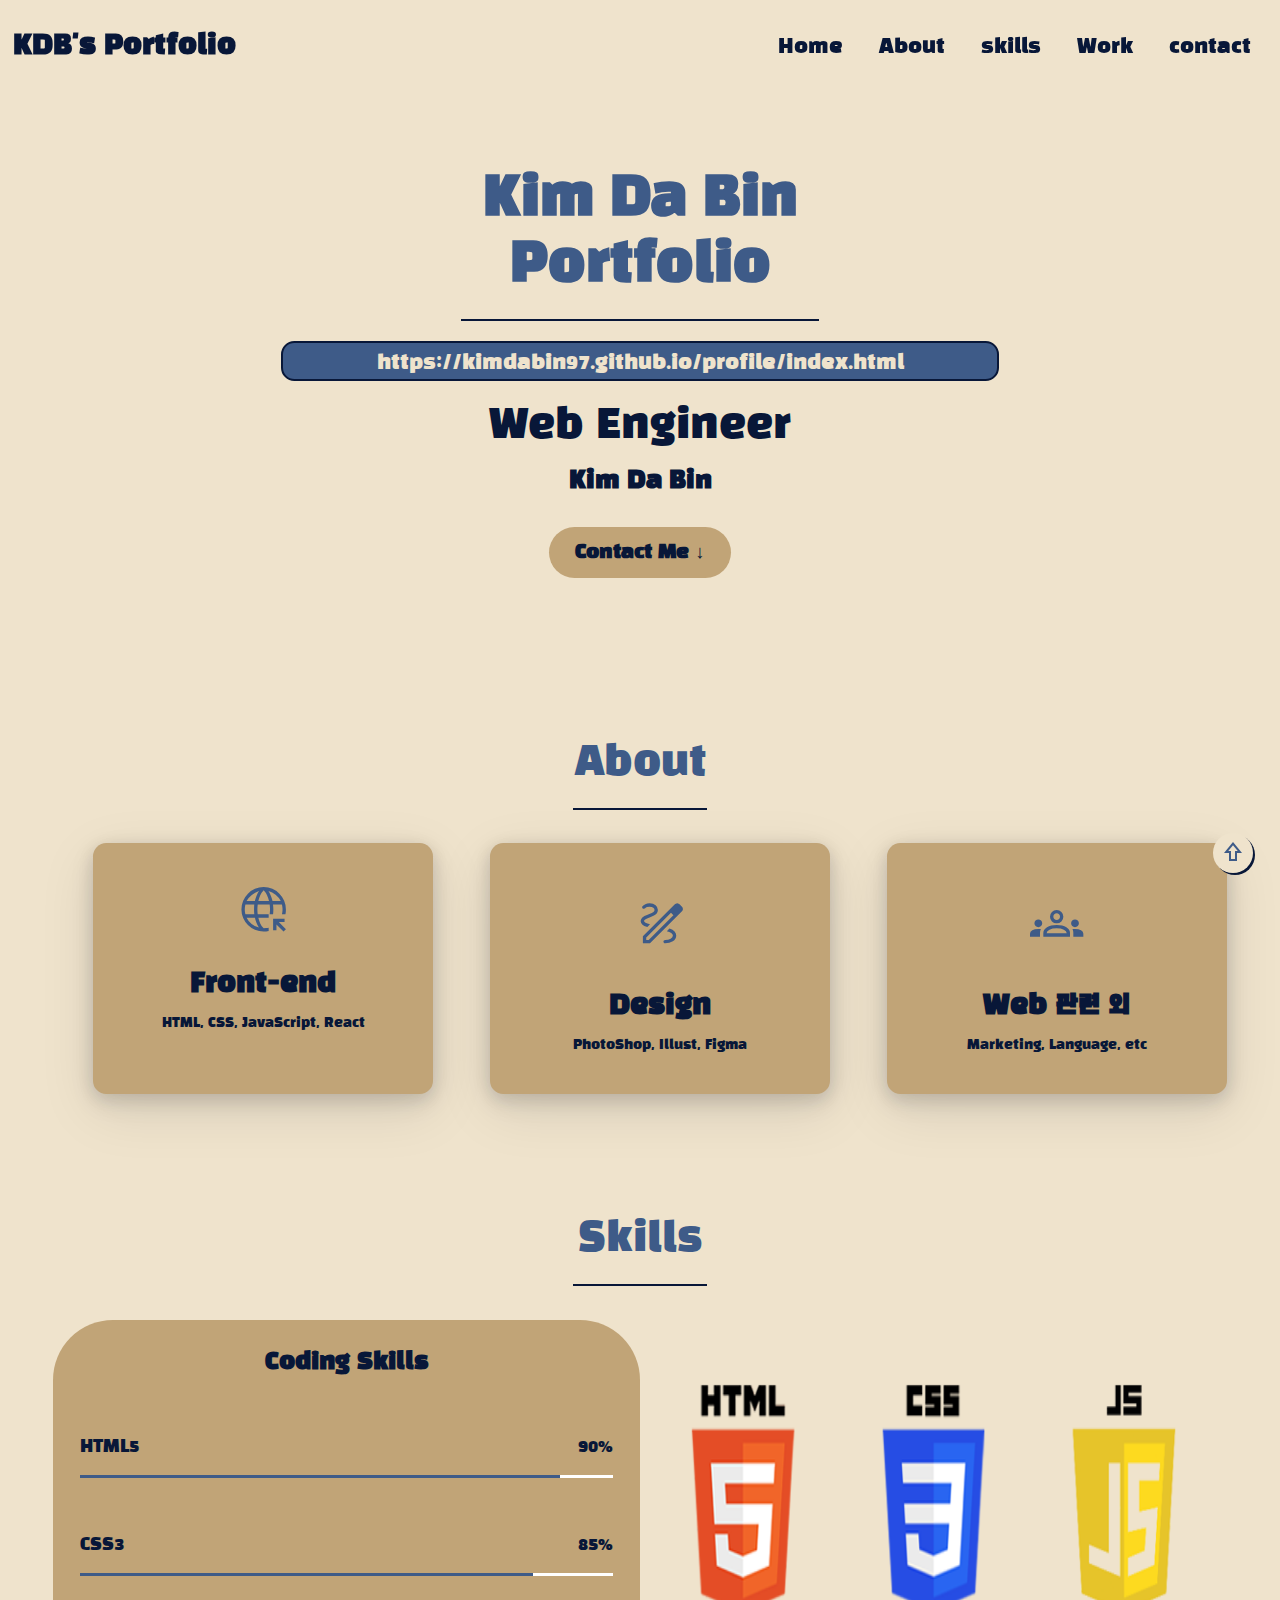
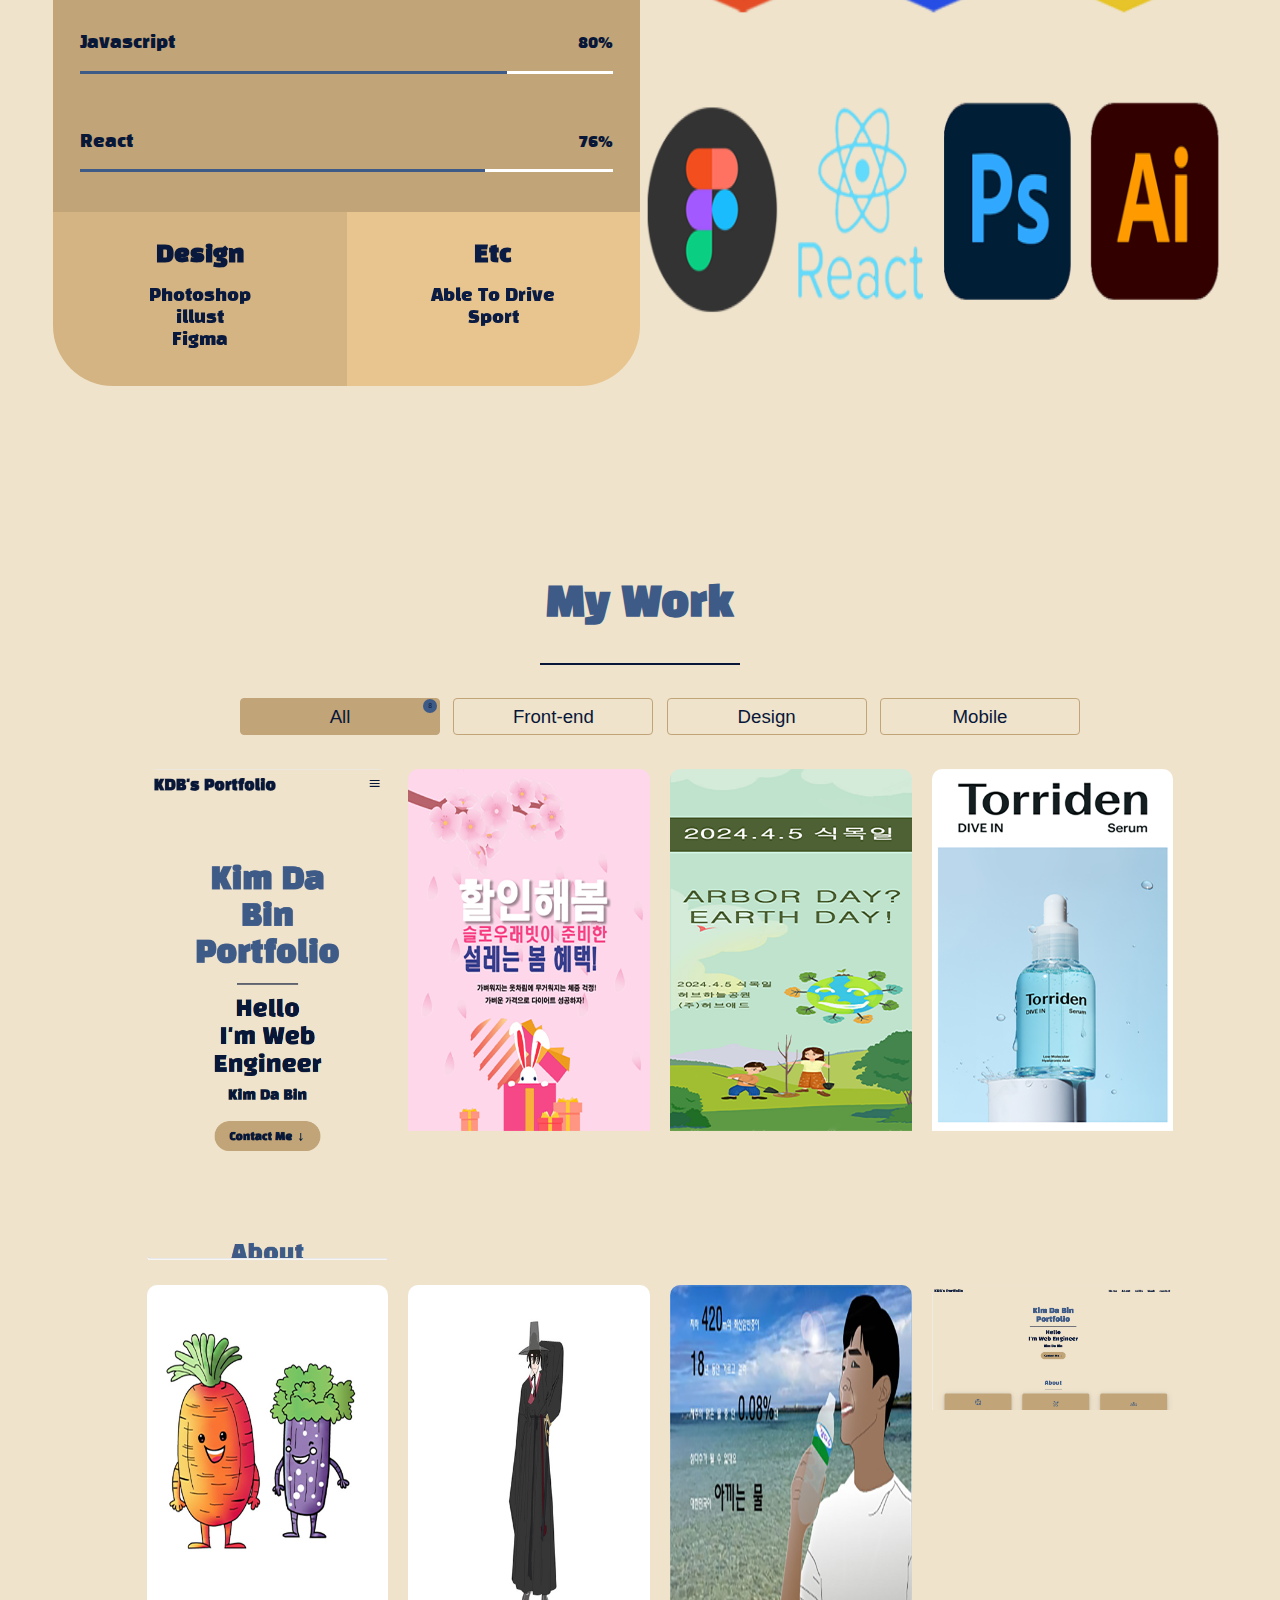
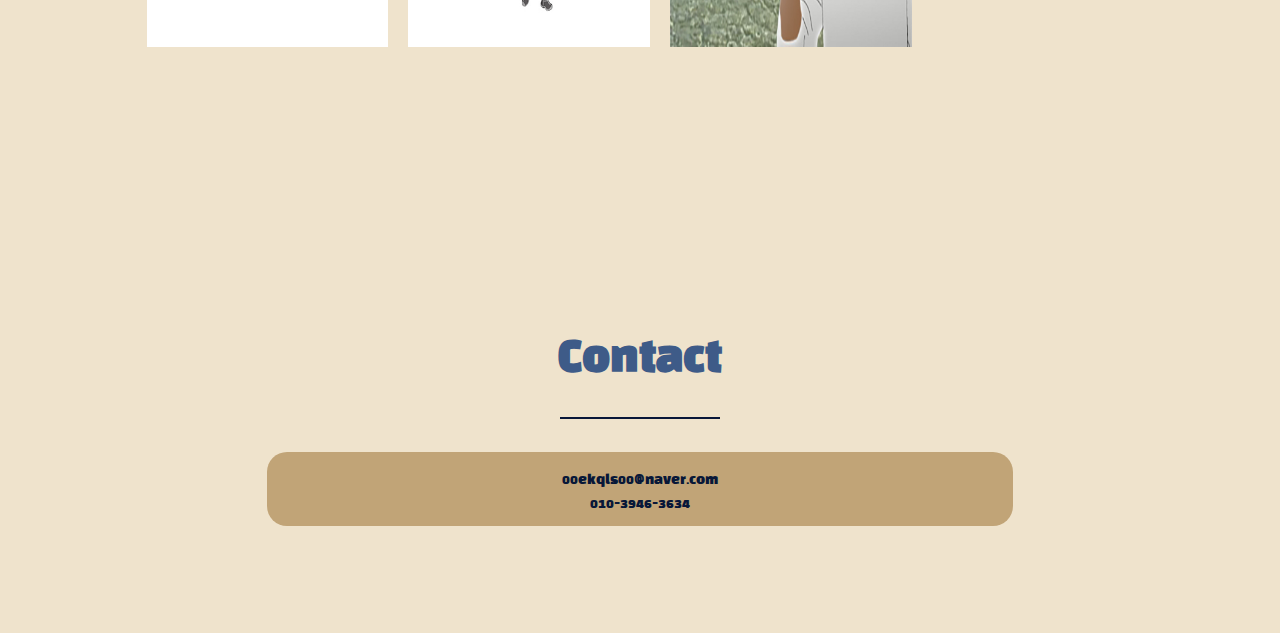
<file: index.html>
<!DOCTYPE html>
<html lang="ko">
<head>
    <meta charset="UTF-8">
    <meta name="viewport" content="width=device-width, initial-scale=1.0">
    <link href="./css/header.css" type="text/css" rel="stylesheet">
    <link href="./css/home.css" type="text/css" rel="stylesheet">
    <link href="./css/common.css" type=text/css rel="stylesheet">
    <link href="./css/about.css" type="text/css" rel="stylesheet">
    <link href="./css/skill.css" type="text/css" rel="stylesheet">
    <link href="./css/work.css" type="text/css" rel="stylesheet">
    <link href="./css/top.css" type="text/css" rel="stylesheet">
    <link href="./css/footer.css" type="text/css" rel="stylesheet">
    <link href="./css/media.css" type="text/css" rel="stylesheet">

    <title>Document</title>

    <script type="module" src="./js/top.js" defer> </script>
    <script type="module" src="./js/hamburger.js" defer> </script>
    <script type="module" src="./js/main.js" defer> </script>


    <link rel="preconnect" href="https://fonts.googleapis.com">
<link rel="preconnect" href="https://fonts.gstatic.com" crossorigin>
<link href="https://fonts.googleapis.com/css2?family=Black+Han+Sans&display=swap" rel="stylesheet">
<link rel="stylesheet" href="https://fonts.googleapis.com/css2?family=Material+Symbols+Outlined:opsz,wght,FILL,GRAD@20..48,100..700,0..1,-50..200" />
<link rel="stylesheet" href="https://fonts.googleapis.com/css2?family=Material+Symbols+Outlined:opsz,wght,FILL,GRAD@24,400,0,0" />
<link rel="stylesheet" href="https://fonts.googleapis.com/css2?family=Material+Symbols+Outlined:opsz,wght,FILL,GRAD@20..48,100..700,0..1,-50..200" />





</head>
<body>
    
    <!-- Header 시작 -->
    <header class="header">
       
        <div class="header_title"> KDB's Portfolio </div>
        <ul class="header_menu">
            <li><a class="header_menu_item active" href="#home"> Home </a></li>
            <li><a class="header_menu_item" href="#about"> About </a></li>
            <li><a class="header_menu_item" href="#skills"> skills </a></li>
            <li><a class="header_menu_item" href="#work"> Work </a></li>
            <li><a class="header_menu_item" href="#contact"> contact </a></li>
        </ul>

        <div class="hamburger">
            <span class="material-symbols-outlined">
                menu
            </span>
        </div>
    </header>
    

    <!-- Main 시작 -->

        
        <!-- Home 시작 -->
        <section id="home" class="background_wrap section_style">
                <div class="main_text">
                    <div class="main_text_01"> Kim Da Bin <br> Portfolio </div>

                    <hr class="line_01">

                    <div class="main_text_02">
                        
                            <a href="https://kimdabin97.github.io/profile/index.html" target="_self">
                                <div class="git_link"> https://kimdabin97.github.io/profile/index.html </div>
                            </a>
                        
                        Web Engineer<br>
                        <strong class="main_text_st"> Kim Da Bin </strong>
                    </div>

                    <div class="main_text_03">
                        <a href="#contact"> Contact Me ↓ </a>
                    </div>
                </div>
        </section>

        <!-- About 시작 -->
        <section id="about" class="section_style">
            <div class="about_title01"> About </div>
                <hr class="about_line line">
            <ul class="about_content">
                <li class="about_box">
                    <div class="about_icon">
                        <span class="material-symbols-outlined">
                            captive_portal
                        </span>
                    </div>

                    <p class="about_title">
                        Front-end
                    </p>

                    <p class="about_text">
                        HTML, CSS, JavaScript, React
                    </p>
                </li>

                <li class="about_box">
                    <div class="about_icon">
                        <span class="material-symbols-outlined about_icon">
                            draw
                            </span>
                    </div>
                    <p class="about_title">
                        Design
                    </p>
                    <p class="about_text">
                        PhotoShop, Illust, Figma
                    </p>
                </li>

                <li class="about_box">
                    <div class="about_icon">
                        <span class="material-symbols-outlined about_icon">
                            groups
                            </span>
                    </div>
                    <p class="about_title">
                        Web 관련 외
                    </p>
                    <p class="about_text">
                        Marketing, Language, etc
                    </p>
                </li>
            </ul>
            
        </section>

        <!-- Skill 시작 -->
        <section id="skills" class="section_style">
            <div class="skills_title"> Skills </div>
            <hr class="skills_line line">
            <div class="content_all">
                <div class="skill_content">
                    <section class="skill_coding">
                        <h3 class="skill_title">
                            Coding Skills
                        </h3>
                        <ul class="skill_top">
                            <li class="skill_bar">
                                <div class="bar_text">
                                    <span> HTML5 </span>
                                    <span> 90% </span>
                                </div>
                                <div class="bar_bg">
                                    <div class="bar_value" style="width: 90%"> &nbsp; </div>
                                </div>  
                            </li>
                            <li class="skill_bar">
                                <div class="bar_text">
                                    <span> CSS3 </span>
                                    <span> 85% </span>
                                </div>
                                <div class="bar_bg">
                                    <div class="bar_value" style="width:85%"> &nbsp; </div>
                                </div> 
                            </li>
                            <li class="skill_bar">
                                <div class="bar_text">
                                    <span> Javascript </span>
                                    <span> 80% </span>
                                </div>
                                <div class="bar_bg">
                                    <div class="bar_value" style="width: 80%"> &nbsp; </div>
                                </div> 
                            </li>
                            <li class="skill_bar">
                                <div class="bar_text">
                                    <span> React </span>
                                    <span> 76% </span>
                                </div>  
                                <div class="bar_bg">
                                    <div class="bar_value" style="width:76%"> &nbsp; </div>
                                </div>
                            </li>
                        </ul>
                    </section>

                    <section class="skill_tools">
                        <h3 class="skill_title">
                            Design
                        </h3>
                        <ul>
                            <li class="bar_text_02"> Photoshop </li>
                            <li class="bar_text_02"> illust </li>
                            <li class="bar_text_02"> Figma </li>
                        </ul>
                    </section>

                    <section class="skill_etc">
                        <h3 class="skill_title"> Etc </h3>
                        <ul>
                            <li class="bar_text_02"> Able To Drive </li>
                            <li class="bar_text_02"> Sport </li>

                        </ul>
                    </section>
                </div>
                
                    <div class="abc">
                        <img class="skill_img" src="./images/image_02.png">
                    </div>
            </div>
        </section>

        <!-- Work 시작 -->
        <section id="work" class="section_style">
            <section id="work" class="section_style">
                <h2 class="work_title"> My Work </h2>
                <hr class="work_line line">
     
                <ul class="category">
                     <li> 
                         <button class="category_button category_selected" data-category="all"> All
                             <span class="work_count"> 8 </span>
                         </button>
                     </li>
     
                     <li> 
                         <button class="category_button" data-category="front-end"> Front-end
                             <span class="work_count"> 3 </span>
                         </button>
                     </li>
     
                     <li> 
                         <button class="category_button" data-category="design"> Design
                             <span class="work_count"> 3 </span>
                         </button>
                     </li>
     
                     <li> 
                         <button class="category_button" data-category="mobile"> Mobile
                             <span class="work_count"> 2 </span>
                         </button>
                     </li>
                </ul>
     
                <ul class="project_all">
                     <li class="project" data-type="mobile">
                         <a href="#" target="_blank">
                             <img src="images/mob_01.png" alt="project_01 이미지" class="project_img"/>
                             <div class="project_text">
                                 <h3 class="project_title"> Project #1 </h3>
                                 <p> My Work </p>
                             </div>
                         </a>
                     </li>
     
                     <li class="project" data-type="design">
                         <a href="#" target="_blank">
                             <img src="images/photo_01.png" alt="project_02 이미지" class="project_img"/>
                             <div class="project_text">
                                 <h3 class="project_title"> Project #2 </h3>
                                 <p> My Work </p>
                             </div>
                         </a>
                     </li>
     
                     <li class="project" data-type="design">
                         <a href="#" target="_blank">
                             <img src="images/photo_02.png" alt="project_03 이미지" class="project_img" />
                             <div class="project_text">
                                 <h3 class="project_title"> Project #3 </h3>
                                 <p> My Work </p>
                             </div>
                         </a>
                     </li>
     
                     <li class="project" data-type="design">
                         <a href="#" target="_blank">
                             <img src="images/photo_03.png" alt="project_04 이미지" class="project_img"/>
                             <div class="project_text">
                                 <h3 class="project_title"> Project #4 </h3>
                                 <p> My Work </p>
                             </div>
                         </a>
                     </li>
     
                     <li class="project" data-type="design">
                         <a href="#" target="_blank">
                             <img src="images/illust_01.jpg" alt="project_05 이미지" class="project_img"/>
                             <div class="project_text">
                                 <h3 class="project_title"> Project #5 </h3>
                                 <p> My Work </p>
                             </div>
                         </a>
                     </li>
     
                     <li class="project" data-type="design">
                         <a href="#" target="_blank">
                             <img src="images/illust_02.jpg" alt="project_06 이미지" class="project_img"/>
                             <div class="project_text">
                                 <h3 class="project_title"> Project #6 </h3>
                                 <p> My Work </p>
                             </div>
                         </a>
                     </li>
     
                     <li class="project" data-type="design">
                         <a href="#" target="_blank">
                             <img src="images/illust_03.jpg" alt="project_07 이미지" class="project_img"/>
                             <div class="project_text">
                                 <h3 class="project_title"> Project #7 </h3>
                                 <p> My Work </p>
                             </div>
                         </a>
                     </li>
     
                     <li class="project project_08" data-type="front-end">
                         <a href="#" target="_blank">
                             <img src="images/front_01.png" alt="project_08 이미지" class="project_img"/>
                             <div class="project_text">
                                 <h3 class="project_title"> Project #8 </h3>
                                 <p> My Work </p>
                             </div>
                         </a>
                     </li>
                 </ul>
     
        </section>


        <aside>
            <a class="arrow_up" href="#home" title="top_button">
                <span class="material-symbols-outlined text_tt">
                    shift
                </span>
            </a>
        </aside>

 
    

    <!-- Footer 시작 -->
    <footer id="contact" class="section_style">
        <h2 class="contact_title"> Contact </h2>
        <hr class="contact_line">
        <ul class="contact_all">
            <li>
                <div class="contact_text">
                    00ekqls00@naver.com
                </div>
                <div class="contact_text">  
                    010-3946-3634
                </div>
            </li>
        </ul>
    </footer>

    
</body>
</html>
</file>
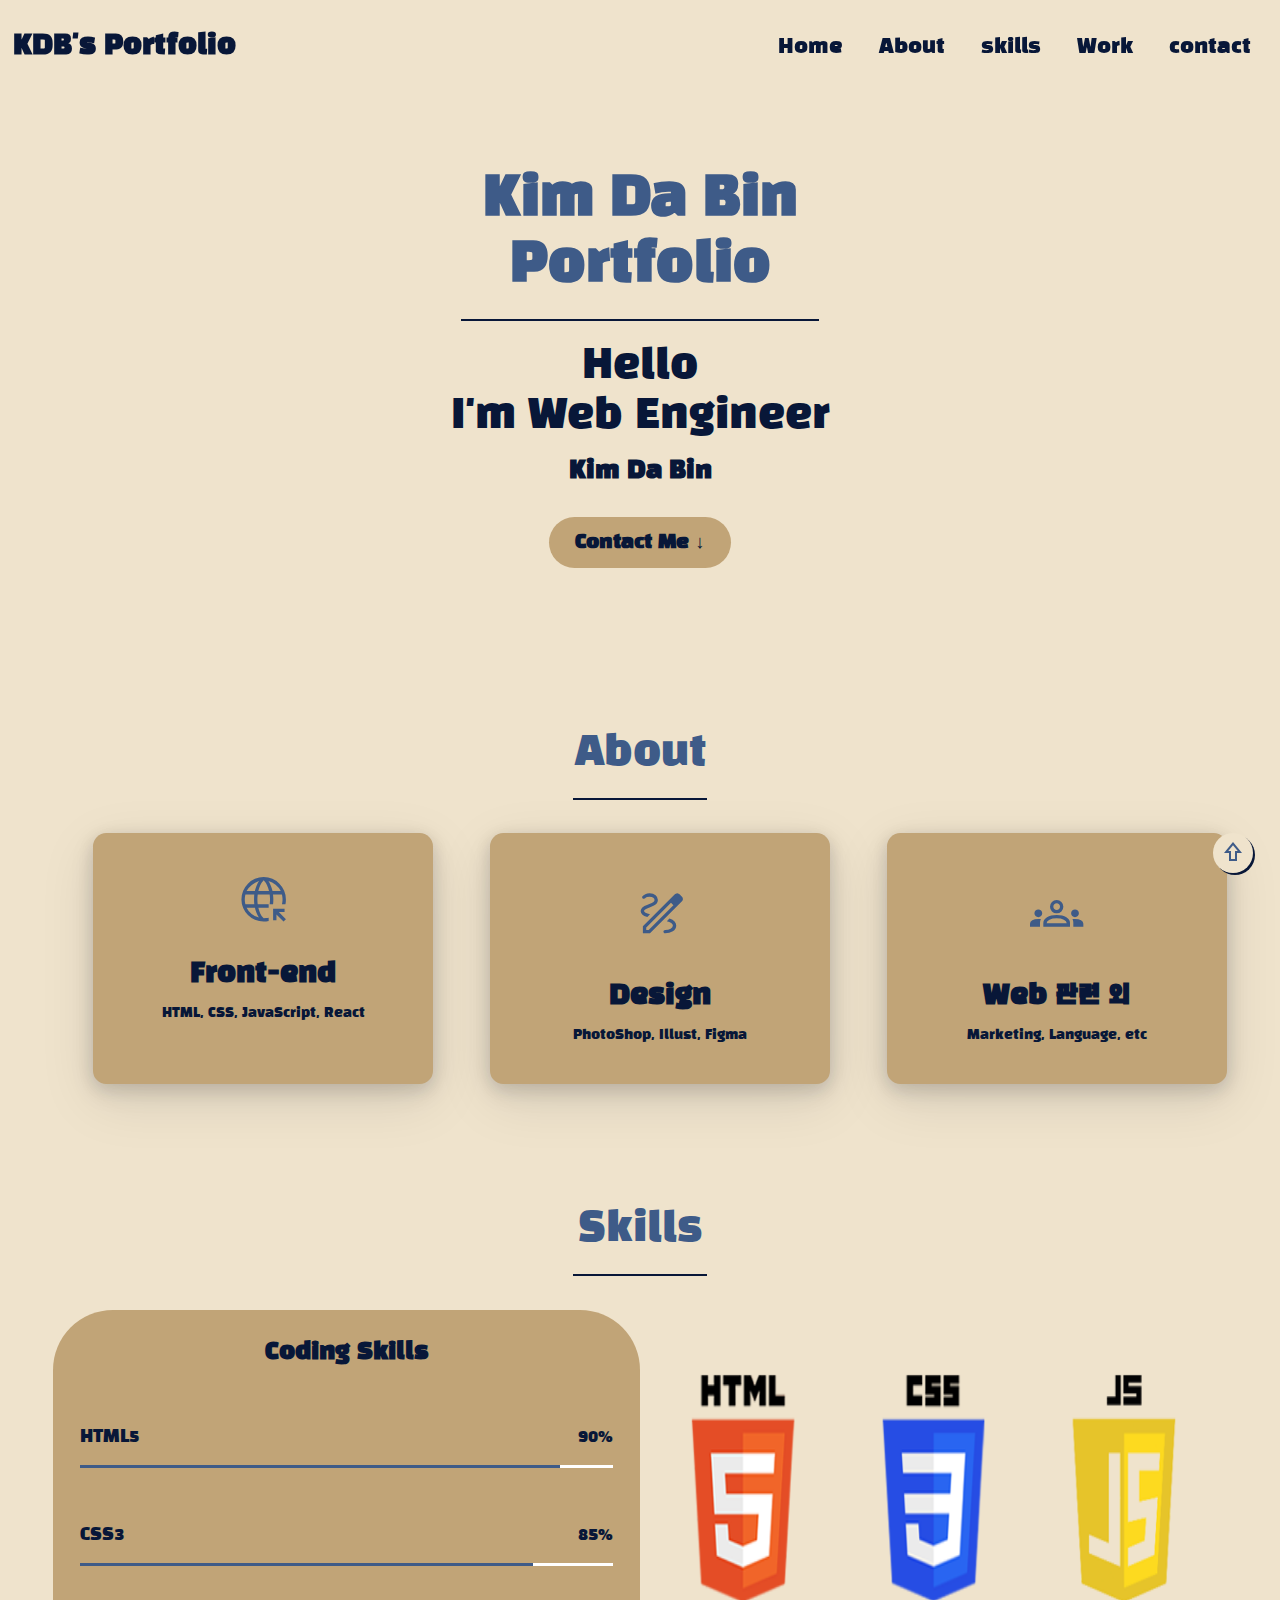
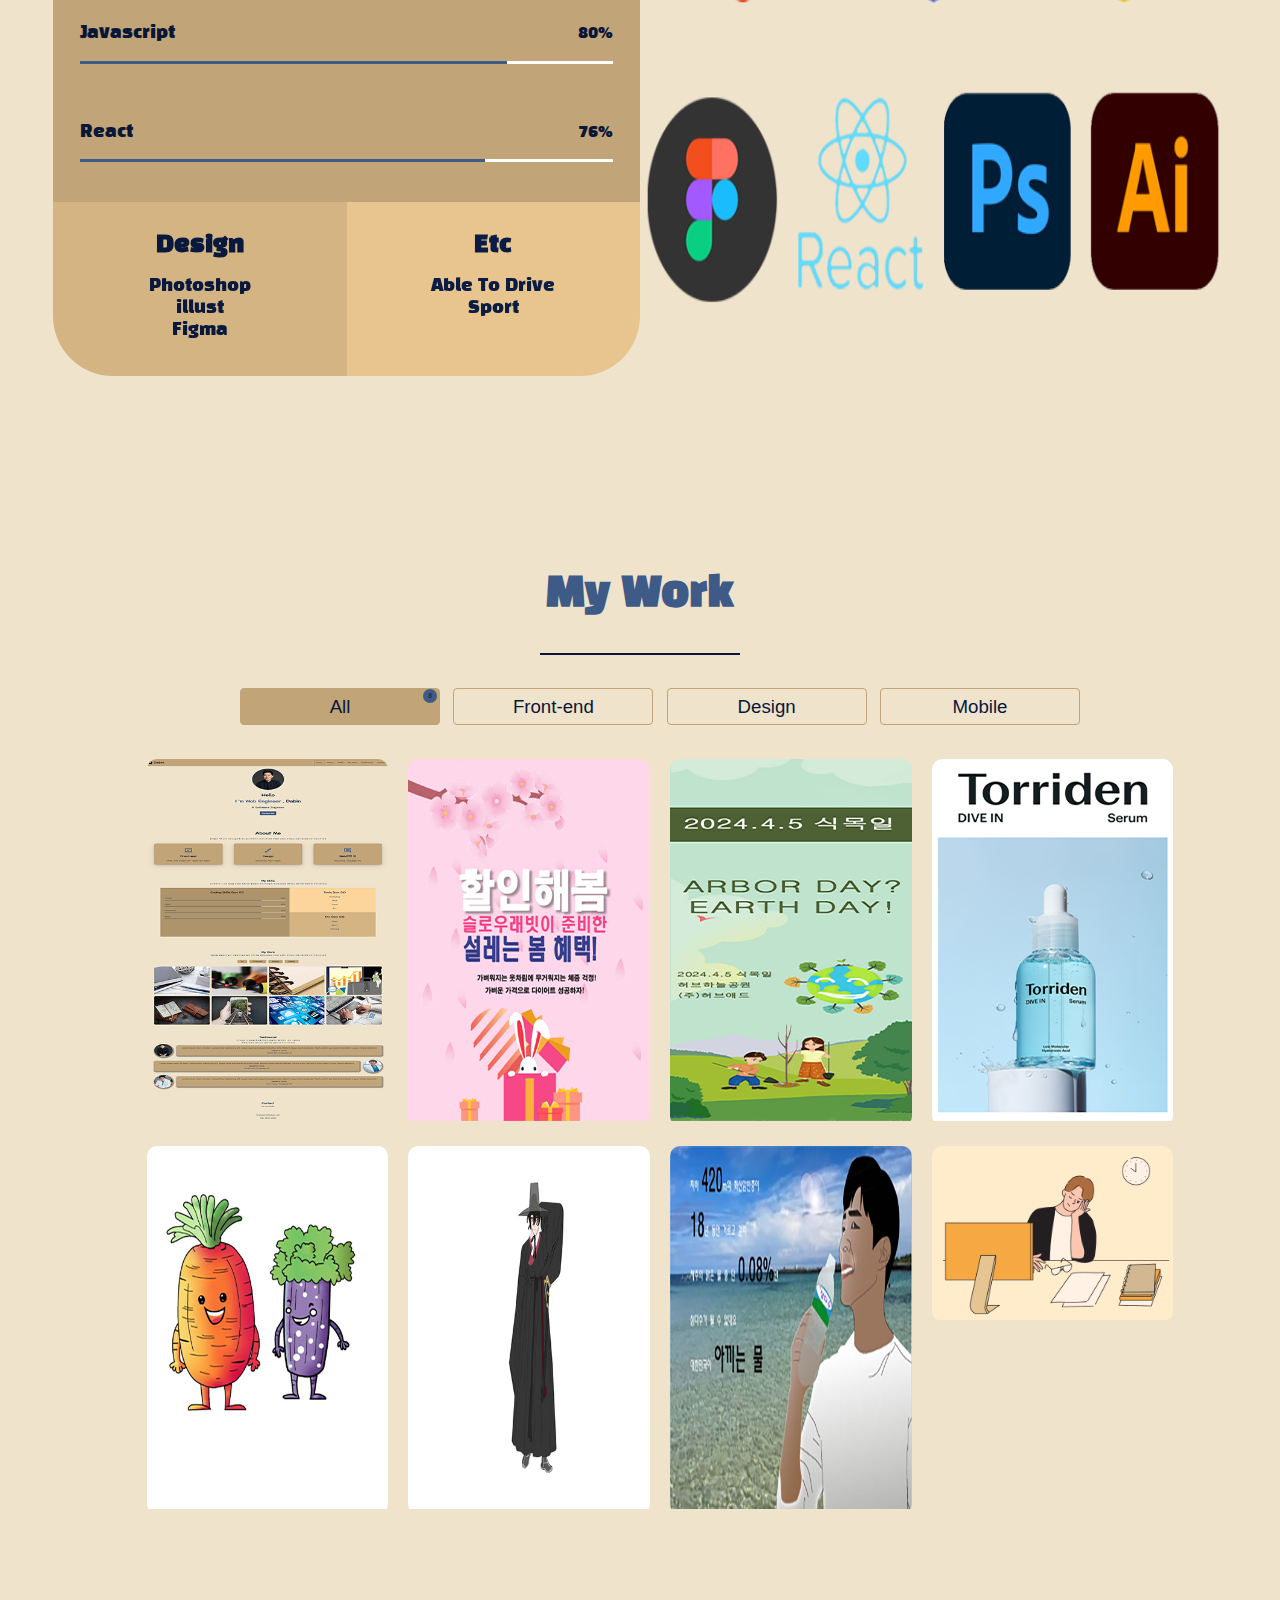
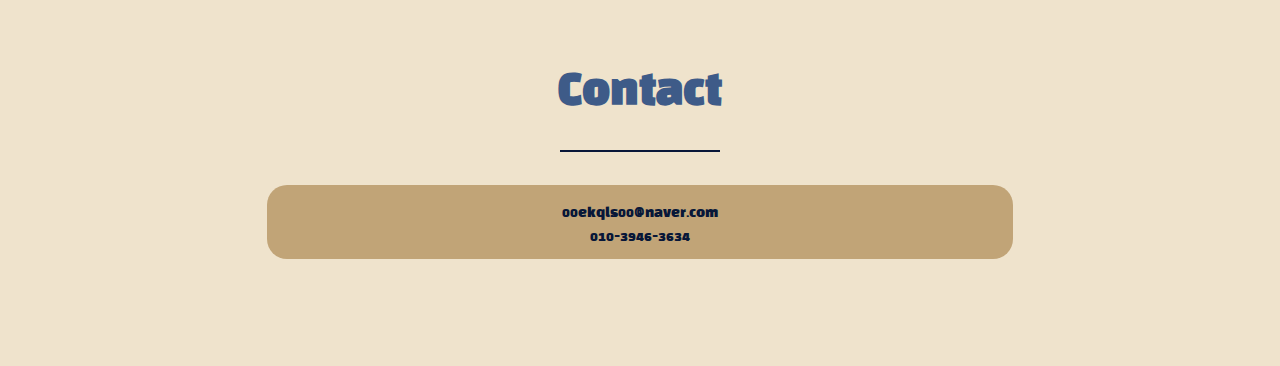
<file: profile/profile_00.html>
<!DOCTYPE html>
<html lang="ko">
<head>
    <meta charset="UTF-8">
    <meta name="viewport" content="width=device-width, initial-scale=1.0">
    <link href="./css/header.css" type="text/css" rel="stylesheet">
    <link href="./css/home.css" type="text/css" rel="stylesheet">
    <link href="./css/common.css" type=text/css rel="stylesheet">
    <link href="./css/about.css" type="text/css" rel="stylesheet">
    <link href="./css/skill.css" type="text/css" rel="stylesheet">
    <link href="./css/work.css" type="text/css" rel="stylesheet">
    <link href="./css/top.css" type="text/css" rel="stylesheet">
    <link href="./css/footer.css" type="text/css" rel="stylesheet">
    <link href="./css/media.css" type="text/css" rel="stylesheet">

    <title>Document</title>

    <script type="module" src="./js/top.js" defer> </script>
    <script type="module" src="./js/hamburger.js" defer> </script>



    <link rel="preconnect" href="https://fonts.googleapis.com">
<link rel="preconnect" href="https://fonts.gstatic.com" crossorigin>
<link href="https://fonts.googleapis.com/css2?family=Black+Han+Sans&display=swap" rel="stylesheet">
<link rel="stylesheet" href="https://fonts.googleapis.com/css2?family=Material+Symbols+Outlined:opsz,wght,FILL,GRAD@20..48,100..700,0..1,-50..200" />
<link rel="stylesheet" href="https://fonts.googleapis.com/css2?family=Material+Symbols+Outlined:opsz,wght,FILL,GRAD@24,400,0,0" />
<link rel="stylesheet" href="https://fonts.googleapis.com/css2?family=Material+Symbols+Outlined:opsz,wght,FILL,GRAD@20..48,100..700,0..1,-50..200" />





</head>
<body>
    
    <!-- Header 시작 -->
    <header class="header">
       
        <div class="header_title"> KDB's Portfolio </div>
        <ul class="header_menu">
            <li><a class="header_menu_item active" href="#home"> Home </a></li>
            <li><a class="header_menu_item" href="#about"> About </a></li>
            <li><a class="header_menu_item" href="#skills"> skills </a></li>
            <li><a class="header_menu_item" href="#work"> Work </a></li>
            <li><a class="header_menu_item" href="#contact"> contact </a></li>
        </ul>

        <div class="hamburger">
            <span class="material-symbols-outlined">
                menu
            </span>
        </div>
    </header>
    

    <!-- Main 시작 -->

        
        <!-- Home 시작 -->
        <section id="home" class="background_wrap section_style">
                <div class="main_text">
                    <div class="main_text_01"> Kim Da Bin <br> Portfolio </div>

                    <hr class="line_01">

                    <div class="main_text_02">
                        Hello<br> I'm Web Engineer<br>
                        <strong class="main_text_st"> Kim Da Bin </strong>
                    </div>

                    <div class="main_text_03">
                        <a href="#contact"> Contact Me ↓ </a>
                    </div>
                </div>
        </section>

        <!-- About 시작 -->
        <section id="about" class="section_style">
            <div class="about_title01"> About </div>
                <hr class="about_line line">
            <ul class="about_content">
                <li class="about_box">
                    <div class="about_icon">
                        <span class="material-symbols-outlined">
                            captive_portal
                        </span>
                    </div>

                    <p class="about_title">
                        Front-end
                    </p>

                    <p class="about_text">
                        HTML, CSS, JavaScript, React
                    </p>
                </li>

                <li class="about_box">
                    <div class="about_icon">
                        <span class="material-symbols-outlined about_icon">
                            draw
                            </span>
                    </div>
                    <p class="about_title">
                        Design
                    </p>
                    <p class="about_text">
                        PhotoShop, Illust, Figma
                    </p>
                </li>

                <li class="about_box">
                    <div class="about_icon">
                        <span class="material-symbols-outlined about_icon">
                            groups
                            </span>
                    </div>
                    <p class="about_title">
                        Web 관련 외
                    </p>
                    <p class="about_text">
                        Marketing, Language, etc
                    </p>
                </li>
            </ul>
            
        </section>

        <!-- Skill 시작 -->
        <section id="skills" class="section_style">
            <div class="skills_title"> Skills </div>
            <hr class="skills_line line">
            <div class="content_all">
                <div class="skill_content">
                    <section class="skill_coding">
                        <h3 class="skill_title">
                            Coding Skills
                        </h3>
                        <ul>
                            <li class="skill_bar">
                                <div class="bar_text">
                                    <span> HTML5 </span>
                                    <span> 90% </span>
                                </div>
                                <div class="bar_bg">
                                    <div class="bar_value" style="width: 90%"> &nbsp; </div>
                                </div>  
                            </li>
                            <li class="skill_bar">
                                <div class="bar_text">
                                    <span> CSS3 </span>
                                    <span> 85% </span>
                                </div>
                                <div class="bar_bg">
                                    <div class="bar_value" style="width:85%"> &nbsp; </div>
                                </div> 
                            </li>
                            <li class="skill_bar">
                                <div class="bar_text">
                                    <span> Javascript </span>
                                    <span> 80% </span>
                                </div>
                                <div class="bar_bg">
                                    <div class="bar_value" style="width: 80%"> &nbsp; </div>
                                </div> 
                            </li>
                            <li class="skill_bar">
                                <div class="bar_text">
                                    <span> React </span>
                                    <span> 76% </span>
                                </div>  
                                <div class="bar_bg">
                                    <div class="bar_value" style="width:76%"> &nbsp; </div>
                                </div>
                            </li>
                        </ul>
                    </section>

                    <section class="skill_tools">
                        <h3 class="skill_title">
                            Design
                        </h3>
                        <ul>
                            <li class="bar_text_02"> Photoshop </li>
                            <li class="bar_text_02"> illust </li>
                            <li class="bar_text_02"> Figma </li>
                        </ul>
                    </section>

                    <section class="skill_etc">
                        <h3 class="skill_title"> Etc </h3>
                        <ul>
                            <li class="bar_text_02"> Able To Drive </li>
                            <li class="bar_text_02"> Sport </li>

                        </ul>
                    </section>
                </div>
                
                    <div class="abc">
                        <img class="skill_img" src="./images/image_02.png">
                    </div>
            </div>
        </section>

        <!-- Work 시작 -->
        <section id="work" class="section_style">
            <section id="work" class="section_style">
                <h2 class="work_title"> My Work </h2>
                <hr class="work_line line">
     
                <ul class="category">
                     <li> 
                         <button class="category_button category_selected"> All
                             <span class="work_count"> 8 </span>
                         </button>
                     </li>
     
                     <li> 
                         <button class="category_button"> Front-end
                             <span class="work_count"> 3 </span>
                         </button>
                     </li>
     
                     <li> 
                         <button class="category_button"> Design
                             <span class="work_count"> 3 </span>
                         </button>
                     </li>
     
                     <li> 
                         <button class="category_button"> Mobile
                             <span class="work_count"> 2 </span>
                         </button>
                     </li>
                </ul>
     
                <ul class="project_all">
                     <li class="project">
                         <a href="#" target="_blank">
                             <img src="images/front_01.png" alt="project_01 이미지" class="project_img"/>
                             <div class="project_text">
                                 <h3 class="project_title"> Project #1 </h3>
                                 <p> My Work </p>
                             </div>
                         </a>
                     </li>
     
                     <li class="project">
                         <a href="#" target="_blank">
                             <img src="images/photo_01.png" alt="project_02 이미지" class="project_img"/>
                             <div class="project_text">
                                 <h3 class="project_title"> Project #2 </h3>
                                 <p> My Work </p>
                             </div>
                         </a>
                     </li>
     
                     <li class="project">
                         <a href="#" target="_blank">
                             <img src="images/photo_02.png" alt="project_03 이미지" class="project_img" />
                             <div class="project_text">
                                 <h3 class="project_title"> Project #3 </h3>
                                 <p> My Work </p>
                             </div>
                         </a>
                     </li>
     
                     <li class="project">
                         <a href="#" target="_blank">
                             <img src="images/photo_03.png" alt="project_04 이미지" class="project_img"/>
                             <div class="project_text">
                                 <h3 class="project_title"> Project #4 </h3>
                                 <p> My Work </p>
                             </div>
                         </a>
                     </li>
     
                     <li class="project">
                         <a href="#" target="_blank">
                             <img src="images/illust_01.jpg" alt="project_05 이미지" class="project_img"/>
                             <div class="project_text">
                                 <h3 class="project_title"> Project #5 </h3>
                                 <p> My Work </p>
                             </div>
                         </a>
                     </li>
     
                     <li class="project">
                         <a href="#" target="_blank">
                             <img src="images/illust_02.jpg" alt="project_06 이미지" class="project_img"/>
                             <div class="project_text">
                                 <h3 class="project_title"> Project #6 </h3>
                                 <p> My Work </p>
                             </div>
                         </a>
                     </li>
     
                     <li class="project">
                         <a href="#" target="_blank">
                             <img src="images/illust_03.jpg" alt="project_07 이미지" class="project_img"/>
                             <div class="project_text">
                                 <h3 class="project_title"> Project #7 </h3>
                                 <p> My Work </p>
                             </div>
                         </a>
                     </li>
     
                     <li class="project">
                         <a href="#" target="_blank">
                             <img src="images/image_01.png" alt="project_08 이미지" class="project_img"/>
                             <div class="project_text">
                                 <h3 class="project_title"> Project #8 </h3>
                                 <p> My Work </p>
                             </div>
                         </a>
                     </li>
                 </ul>
     
        </section>


        <aside>
            <a class="arrow_up" href="#home" title="top_button">
                <span class="material-symbols-outlined text_tt">
                    shift
                </span>
            </a>
        </aside>

 
    

    <!-- Footer 시작 -->
    <footer id="contact" class="section_style">
        <h2 class="contact_title"> Contact </h2>
        <hr class="contact_line">
        <ul class="contact_all">
            <li>
                <div class="contact_text">
                    00ekqls00@naver.com
                </div>
                <div class="contact_text">  
                    010-3946-3634
                </div>
            </li>
        </ul>
    </footer>

    
</body>
</html>
</file>
<file: css/header.css>
:root{
    --color-white: #efe3cc;
    --color-black: #081738;
    --color-blue: #c1a477;
    --color-orange: #3e5b88;

    --color-main: var(--color-white);
    --color-text: var(--color-black);
    --color-sub: var(--color-blue);
    --color-point: var(--color-orange);
}



*{
    box-sizing: border-box;
}

html, body{
    font-family: 'Black Han Sans', sans-serif;
    margin: 0;
    padding: 0;
    font-size: 10pt;
}

ul{
    list-style: none;
}

a{
    text-decoration: none;
    color: var(--color-text);
}


.background_wrap{
    position: relative;
    left: 0px;
    top: 0px;
    width: 100%;
    background-color: var(--color-main);
    background-size: cover;
    z-index: 1;
    height: auto;
}

/* header 시작 */
.header{
    position: fixed;
    top: 0px;
    width: 100%;
    display: flex;
    justify-content: space-between;
    align-items: center;
    padding: 1rem;
    z-index: 10;
    background: transparent;
}


    .header_title{
        display: flex;
        align-items: center;
        font-size: 2rem;
        font-weight: bold;
        color: var(--color-text);
        background: transparent;
        gap: 8px;
        transition: all 1s;
    }

    .header_menu{
        display: flex;
        justify-content: flex-end;
        gap: 4px;
    }

    .header_menu_item{
        display: block;
        padding: 8px 16px;
        font-size: 1.5rem;
        color: var(--color-text);
        transition: all 1s;
    }

    .header_menu_item:hover{
        color: var(--color-point);
    }
    
    .hamburger{
        display: none;
    }
    

    .git_link{
        width: 80%;
        margin: 0 auto;
        margin-bottom: 1.5rem; 
        height: 3rem;
        line-height: 3rem;
        color: var(--color-main);
        background-color: var(--color-point);
        font-size: 1.5rem;
        font-weight: normal;

        border: 2px solid var(--color-text);
        border-radius: 1rem;
        transition: all 1s;
    }

    .git_link:hover{
        border: 2px solid var(--color-sub);
        background-color: var(--color-main);
        color: var(--color-text);
        transition: all 1s;
    }
</file>
<file: css/home.css>
.main_text{
    width: 100%;
    max-width: 71.25rem;
    margin: 0 auto;
    padding: 8.5rem 2rem 4rem;
    text-align: center;
    }

    .main_text_01{
        font-weight: 900;
        font-size: 4rem;
        color: var(--color-point);
    }
    .line_01{
        width: 40%;
        height: 0;
        margin: 1.5rem auto;
        border: none;
        border-top: 0.2rem solid var(--color-text);
        opacity: 1;
    }

    .main_text_02{
        color: var(--color-text);
        font-size: 3rem;
        margin-bottom: 1rem;
    }

    .main_text_st{
        color: var(--color-text);
        font-size: 1.8rem;
    }

    .main_text_03{
        display: inline-block;
        color: var(--color-point);
        font-size: 1.4rem;
        font-weight: bold;
        padding: 1rem 2rem;
        margin-top: 1rem;
        border-radius: 40px;
        border: none;
        background-color: var(--color-sub);
        transition: all 1000ms;
    }






    .main_text_03:hover{
        background-color: transparent;
        color: var(--color-text);
        outline: 1px solid var(--color-point);
        transition: all 1000ms;
    }
</file>
<file: css/common.css>
.section_style{
    text-align: center;
    padding: 4rem;
}
</file>
<file: css/about.css>
#about{
    background-color: var(--color-main);
}

.about_title01{
    font-size: 3rem;
    color: var(--color-point);
}

.line{
    width: 10rem;
    height: 0;
    margin: 1.5rem auto 2.5rem;
    border: none;
    border-top: 0.2rem solid var(--color-text);
    opacity: 1;
}
.about_content{
    display: flex;
    flex-flow: row nowrap;
    justify-content: space-between;
    gap: 1rem;
}

.max-container{
    max-width: 1200px;
    margin: 0 auto;
}

    .about_box{
        width: 30%;
        background-color: var(--color-sub);
        padding: 2rem 1rem;
        color: var(--color-text);
        border-radius: 1rem;
        cursor: default;
        box-shadow: 0px 4px 16px rgba(17,17,26,0.1), 0px 8px 24px rgba(17,17,26,0.1),
        0px 16px 56px rgba(17,17,26,0.1);
    }

    .about_box .about_icon:hover{
        transform: rotate(-15deg) scale(1.2);
    }

    .about_icon{
        margin: 1rem 0;
        color: var(--color-point);
        transition: all 1500ms;
    }

    .about_title{
        font-size: 2rem;
        font-weight: bold;
        margin-bottom: 1rem;
    }

    .about_icon > span{
        font-size: 4rem;
    }
</file>
<file: css/skill.css>
#skills{
    background-color: var(--color-main);
    color: var(--color-text);
    width: 100%;
    
}  

.skills_title{
    font-size: 3rem;
    color: var(--color-point);
}

.content_all{
    display: flex;
    flex-flow: row nowrap;
    width: 100%;
    margin: 0 auto;
}

.skill_content{
    display: grid;
    grid-template-areas:
    "a a"
    "b c"
    ;
    grid-template-rows: 1fr 1fr;
    grid-template-columns: 1fr 1fr;
    overflow: hidden;
    width: 100%;
    height: 50rem;
    border-radius: 60px;
}   

    .skill_coding{
        grid-area: a;
        padding: 1rem;
        background-color: var(--color-sub);
    }
.skill_coding ul {
    padding: 0;
}

.skill_tools ul{
    padding: 0;
}
.skill_etc ul{
    padding: 0;
}

    .skill_tools{
        grid-area: b;
        padding: 1rem;
        background-color: var(--color-sub);
        filter: brightness(110%);
        align-items: center;
        justify-content: center;
        }

    .skill_etc{
        grid-area: c; 
        padding: 1rem;
        background-color: var(--color-sub);
        filter: brightness(120%);
    }

    .skill_bar{
        display: flex;
        flex-flow: column nowrap;
        padding: 1rem;
        gap: 0.5rem;
    }

    .bar_text{
        margin-top: 30px;
        display: flex;
        flex-flow: row nowrap;
        justify-content: space-between;
        font-size: 1.3rem;
    }

    .bar_bg{
        width: 100%;
        height: 3px;
        background-color: #fff;
        margin-top: 10px;
    }

    .bar_value{
        height: 3px;
        background-color: var(--color-point);
    }

    .abc{
        width: 100%;
        height: 50rem;
    }

    .skill_img{
       width: 100%;
       height: 50rem;
       border-radius: 40px;
    }

    .skill_title{
        display: flex;
        width: 100%;
        justify-content: center;
        align-items: center;
        font-size: 1.7rem;
        margin: 1.15rem 0;
    }

    .bar_text_02{
        display: flex;
        width: 100%;
        justify-content: center;
        align-items: center;
        font-size: 1.3rem;
    }
</file>
<file: css/work.css>
#work{
    background-color: var(--color-main);
    color: var(--color-text);
}

.work_title{
    font-size: 3rem;
    color: var(--color-point);
}

.work_line{
    width: 15rem;
    height: 0;
    margin: 1.5rem auto 2.5rem;
    border: none;
    border-top: 0.2rem solid var(--color-text);
    opacity: 1;
}

button{
    background-color: transparent;
    outline: 0;
    border: 0;
}

button:focus{
    outline: 1px solid transparent;
}

    .category{
        display: flex;
        justify-content: center;
        margin: 2.5rem;
        gap: 1rem;
    }

        .category_button{
            position: relative;
            width: 15rem;
            color: var(--color-text);
            font-size: 1.4rem;
            padding: 0.5rem 3rem;
            border-radius: 4px;
            border: 1px solid var(--color-sub);
            cursor: pointer;
            white-space: nowrap;
        }

        .category_selected{
            background-color: var(--color-sub);
            color: var(--color-text);
        }

        .work_count{
            position: absolute;
            top: -10px;
            right: 2px;
            width: 14px;
            height: 14px;
            line-height: 14px;
            font-size: 0.5rem;
            border-radius: 100%;
            background-color: var(--color-point);
            color: var(--color-text);
            opacity: 0;
            transition: all 200ms;
        }

        .category_selected .work_count,
        .category_button:hover .work_count {
            opacity: 1;
            top: 0;
        }


    .project_all{
        display: grid;
        grid-template-columns: repeat(4, 1fr);
        grid-template-rows: repeat(2, 1fr);
        gap: 1.5rem;
    }

    .project{
        position: relative;
        border-radius: 10px;
        overflow: hidden;
    }

        .project_img{
            width: 100%;
        }

        .project_text{
            position: absolute;
            top: 0;
            left: 0;
            width: 100%;
            height: 100%;
            background-color: var(--color-point);
            opacity: 0;
            display: flex;
            flex-direction: column;
            justify-content: center;
            transition: all 300ms;
            transform: translateY(-10px);
        }

        .project_text:hover{
            opacity: 0.8;
            transform: translateY(0px);
        }

        .project_title::after {
            content: "";
            display: block;
            position: relative;
            left: 50%;
            transform: translateX(-50%);
            margin: 0.5rem 0;
            width: 50%;
            height: 2px;
            background-color: var(--color-accent);
        }
</file>
<file: css/top.css>
.arrow_up {
    position: fixed;
    text-align: center;
    right: 2rem;
    bottom: 2rem;
    width: 3rem;
    height: 3rem;
    padding-top: 0.5rem;
    line-height: 3rem;
    border-radius: 100%;
    background-color: var(--color-main);
    box-shadow: 2px 2px 0px 0px var(--color-text);
    transition: all 500ms;
}

.text_tt{
    color: var(--color-point);
}

.arrow_up:hover{
    background-color: var(--color-main);
    filter: brightness(95%);
    transition: all 500ms;
    box-shadow: 2px 2px 0px 0px var(--color-point);
}
</file>
<file: css/footer.css>
#contact {
    background-color: var(--color-main);
    color: var(--color-text);
}

.contact_title{
    font-size: 3rem;
    color: var(--color-point);
}

.contact_line{
    width: 12rem;
    height: 0;
    margin: 1.5rem auto 2.5rem;
    border: none;
    border-top: 0.2rem solid var(--color-text);
    opacity: 1;
}

.contact_all {
    margin: 0 auto;
    gap: 5rem;
    padding: 1rem;
    background: var(--color-sub);
    border-radius: 20px;
    width: 70%;
    transition: all 500ms;
}

.contact_all:hover {
    box-shadow: 2px 2px 0px 0px var(--color-text);
    transition: all 500ms;
}

    .contact_text {
        margin-top: 0.5em;
        transition: all 300ms;
        cursor: pointer;
    }

    .contact_text:hover {
        color: var(--color-point);
        cursor: pointer;
    }
</file>
<file: css/media.css>
@media all and (max-width: 768px){
    *{
        margin: 0;
        padding: 0;
    }
    
    .header{
        width: 100%;
        background-color: transparent;
        display: flex;
        flex-flow: column nowrap;
        justify-content: center;
        align-items: start;
    }

    .header_title{
        background: transparent
    }

    .header_menu {
        display: none;
        width: 40%;
        margin-left: 60%;
        flex-direction: column;
        text-align: right;
        gap: 1rem;
        transition: all 200ms;
    }

    .header_menu.open {
        display: flex;
        transition: all 200ms;
    }

.hamburger {
    display: block;
    color: var(--color-white);
    font-size: 1.5rem;
    position: absolute;
    top: 1.4rem;
    right: 1rem;
    border: 0;
}

    .hamburger{
        display: block;
        color: var(--color-text);
        font-size: 1.5rem;
        position: absolute;
        top: 1rem;
        right: 1rem;
        border: 0;
        cursor: pointer;
    }

    .about_content{
        width: 100%;
        margin: 0 auto;
        display: flex;
        flex-flow: column nowrap;
    }

    .about_box{
        width: 100%;
    }


    .content_all{
        position: relative;
        width: 100%;
        }

        .skill_title{
            margin-bottom: 0.5rem;
        }

    #skills{
        height: 900px
    }
    .skill_content{
        width: 100%;
        height: 850px;
        gap: 0.5rem;
        display: flex;
        flex-flow: column nowrap;
    }

    .skill_coding{
        border-radius: 4rem;;
    }

    .skill_tools{
        border-radius: 4rem;
    }

    .skill_etc{
        border-radius: 4rem;
    }

    .abc{
        display: none;
    }
    
    .skill_top{
        position: relative;
        width: 100%;
    }

    .category{
        width: 100%;

        display: flex;
        flex-flow: column nowrap;
        justify-content: center;
        margin: 0 auto;
    }

    .category_button{
        width: 15rem;
    }

    .project_all{
        display: grid;
        grid-template-rows: repeat(4, 1fr);
        grid-template-columns: repeat(2, 1fr);
        gap: 1rem;
        margin-top: 2rem;
    }

    .project{
        height: 250px;
    }

    .project_text{
        height: 250px;
        overflow: hidden;
    }

    .project_img{
        height: 250px;
    }

    .project_08{
        opacity: 0;
    }

    .arrow_up{
        right: 1rem;
        bottom: 1rem;
        transform: scale(0.8);
    }

    .contact_all{
        min-width: 15rem;
    }



}
</file>
<file: profile/css/header.css>
:root{
    --color-white: #efe3cc;
    --color-black: #081738;
    --color-blue: #c1a477;
    --color-orange: #3e5b88;

    --color-main: var(--color-white);
    --color-text: var(--color-black);
    --color-sub: var(--color-blue);
    --color-point: var(--color-orange);
}



*{
    box-sizing: border-box;
}

html, body{
    font-family: 'Black Han Sans', sans-serif;
    margin: 0;
    padding: 0;
    font-size: 10pt;
}

ul{
    list-style: none;
}

a{
    text-decoration: none;
    color: var(--color-text);
}


.background_wrap{
    position: relative;
    left: 0px;
    top: 0px;
    width: 100%;
    background-color: var(--color-main);
    background-size: cover;
    z-index: 1;
    height: auto;
}

/* header 시작 */
.header{
    position: fixed;
    top: 0px;
    width: 100%;
    display: flex;
    justify-content: space-between;
    align-items: center;
    padding: 1rem;
    z-index: 10;
    background: transparent;
}


    .header_title{
        display: flex;
        align-items: center;
        font-size: 2rem;
        font-weight: bold;
        color: var(--color-text);
        background: transparent;
        gap: 8px;
        transition: all 1s;
    }

    .header_menu{
        display: flex;
        justify-content: flex-end;
        gap: 4px;
    }

    .header_menu_item{
        display: block;
        padding: 8px 16px;
        font-size: 1.5rem;
        color: var(--color-text);
        transition: all 1s;
    }

    .header_menu_item:hover{
        color: var(--color-point);
    }
    
    .hamburger{
        display: none;
    }
</file>
<file: profile/css/home.css>
.main_text{
    width: 100%;
    max-width: 71.25rem;
    margin: 0 auto;
    padding: 8.5rem 2rem 4rem;
    text-align: center;
    }

    .main_text_01{
        font-weight: 900;
        font-size: 4rem;
        color: var(--color-point);
    }
    .line_01{
        width: 40%;
        height: 0;
        margin: 1.5rem auto;
        border: none;
        border-top: 0.2rem solid var(--color-text);
        opacity: 1;
    }

    .main_text_02{
        color: var(--color-text);
        font-size: 3rem;
        margin-bottom: 1rem;
    }

    .main_text_st{
        color: var(--color-text);
        font-size: 1.8rem;
    }

    .main_text_03{
        display: inline-block;
        color: var(--color-point);
        font-size: 1.4rem;
        font-weight: bold;
        padding: 1rem 2rem;
        margin-top: 1rem;
        border-radius: 40px;
        border: none;
        background-color: var(--color-sub);
        transition: all 1000ms;
    }






    .main_text_03:hover{
        background-color: transparent;
        color: var(--color-text);
        outline: 1px solid var(--color-point);
        transition: all 1000ms;
    }
</file>
<file: profile/css/common.css>
.section_style{
    text-align: center;
    padding: 4rem;
}
</file>
<file: profile/css/about.css>
#about{
    background-color: var(--color-main);
}

.about_title01{
    font-size: 3rem;
    color: var(--color-point);
}

.line{
    width: 10rem;
    height: 0;
    margin: 1.5rem auto 2.5rem;
    border: none;
    border-top: 0.2rem solid var(--color-text);
    opacity: 1;
}
.about_content{
    display: flex;
    flex-flow: row nowrap;
    justify-content: space-between;
    gap: 1rem;
}

.max-container{
    max-width: 1200px;
    margin: 0 auto;
}

    .about_box{
        width: 30%;
        background-color: var(--color-sub);
        padding: 2rem 1rem;
        color: var(--color-text);
        border-radius: 1rem;
        cursor: default;
        box-shadow: 0px 4px 16px rgba(17,17,26,0.1), 0px 8px 24px rgba(17,17,26,0.1),
        0px 16px 56px rgba(17,17,26,0.1);
    }

    .about_box .about_icon:hover{
        transform: rotate(-15deg) scale(1.2);
    }

    .about_icon{
        margin: 1rem 0;
        color: var(--color-point);
        transition: all 1500ms;
    }

    .about_title{
        font-size: 2rem;
        font-weight: bold;
        margin-bottom: 1rem;
    }

    .about_icon > span{
        font-size: 4rem;
    }
</file>
<file: profile/css/skill.css>
#skills{
    background-color: var(--color-main);
    color: var(--color-text);
    width: 100%;
    
}  

.skills_title{
    font-size: 3rem;
    color: var(--color-point);
}

.content_all{
    display: flex;
    flex-flow: row nowrap;
    width: 100%;
    margin: 0 auto;
}

.skill_content{
    display: grid;
    grid-template-areas:
    "a a"
    "b c"
    ;
    grid-template-rows: 1fr 1fr;
    grid-template-columns: 1fr 1fr;
    overflow: hidden;
    width: 100%;
    height: 50rem;
    border-radius: 60px;
}   

    .skill_coding{
        grid-area: a;
        padding: 1rem;
        background-color: var(--color-sub);
    }
.skill_coding ul {
    padding: 0;
}

.skill_tools ul{
    padding: 0;
}
.skill_etc ul{
    padding: 0;
}

    .skill_tools{
        grid-area: b;
        padding: 1rem;
        background-color: var(--color-sub);
        filter: brightness(110%);
        align-items: center;
        justify-content: center;
        }

    .skill_etc{
        grid-area: c; 
        padding: 1rem;
        background-color: var(--color-sub);
        filter: brightness(120%);
    }

    .skill_bar{
        display: flex;
        flex-flow: column nowrap;
        padding: 1rem;
        gap: 0.5rem;
    }

    .bar_text{
        margin-top: 30px;
        display: flex;
        flex-flow: row nowrap;
        justify-content: space-between;
        font-size: 1.3rem;
    }

    .bar_bg{
        width: 100%;
        height: 3px;
        background-color: #fff;
        margin-top: 10px;
    }

    .bar_value{
        height: 3px;
        background-color: var(--color-point);
    }

    .abc{
        width: 100%;
        height: 50rem;
    }

    .skill_img{
       width: 100%;
       height: 50rem;
       border-radius: 40px;
    }

    .skill_title{
        display: flex;
        width: 100%;
        justify-content: center;
        align-items: center;
        font-size: 1.7rem;
        margin: 1.15rem 0;
    }

    .bar_text_02{
        display: flex;
        width: 100%;
        justify-content: center;
        align-items: center;
        font-size: 1.3rem;
    }
</file>
<file: profile/css/work.css>
#work{
    background-color: var(--color-main);
    color: var(--color-text);
}

.work_title{
    font-size: 3rem;
    color: var(--color-point);
}

.work_line{
    width: 15rem;
    height: 0;
    margin: 1.5rem auto 2.5rem;
    border: none;
    border-top: 0.2rem solid var(--color-text);
    opacity: 1;
}

button{
    background-color: transparent;
    outline: 0;
    border: 0;
}

button:focus{
    outline: 1px solid transparent;
}

    .category{
        display: flex;
        justify-content: center;
        margin: 2.5rem;
        gap: 1rem;
    }

        .category_button{
            position: relative;
            width: 15rem;
            color: var(--color-text);
            font-size: 1.4rem;
            padding: 0.5rem 3rem;
            border-radius: 4px;
            border: 1px solid var(--color-sub);
            cursor: pointer;
            white-space: nowrap;
        }

        .category_selected{
            background-color: var(--color-sub);
            color: var(--color-text);
        }

        .work_count{
            position: absolute;
            top: -10px;
            right: 2px;
            width: 14px;
            height: 14px;
            line-height: 14px;
            font-size: 0.5rem;
            border-radius: 100%;
            background-color: var(--color-point);
            color: var(--color-text);
            opacity: 0;
            transition: all 200ms;
        }

        .category_selected .work_count,
        .category_button:hover .work_count {
            opacity: 1;
            top: 0;
        }


    .project_all{
        display: grid;
        grid-template-columns: repeat(4, 1fr);
        grid-template-rows: repeat(2, 1fr);
        gap: 1.5rem;
    }

    .project{
        position: relative;
        border-radius: 10px;
        overflow: hidden;
    }

        .project_img{
            width: 100%;
        }

        .project_text{
            position: absolute;
            top: 0;
            left: 0;
            width: 100%;
            height: 100%;
            background-color: var(--color-point);
            opacity: 0;
            display: flex;
            flex-direction: column;
            justify-content: center;
            transition: all 300ms;
            transform: translateY(-10px);
        }

        .project_text:hover{
            opacity: 0.8;
            transform: translateY(0px);
        }

        .project_title::after {
            content: "";
            display: block;
            position: relative;
            left: 50%;
            transform: translateX(-50%);
            margin: 0.5rem 0;
            width: 50%;
            height: 2px;
            background-color: var(--color-accent);
        }
</file>
<file: profile/css/top.css>
.arrow_up {
    position: fixed;
    text-align: center;
    right: 2rem;
    bottom: 2rem;
    width: 3rem;
    height: 3rem;
    padding-top: 0.5rem;
    line-height: 3rem;
    border-radius: 100%;
    background-color: var(--color-main);
    box-shadow: 2px 2px 0px 0px var(--color-text);
    transition: all 500ms;
}

.text_tt{
    color: var(--color-point);
}

.arrow_up:hover{
    background-color: var(--color-main);
    filter: brightness(95%);
    transition: all 500ms;
    box-shadow: 2px 2px 0px 0px var(--color-point);
}
</file>
<file: profile/css/footer.css>
#contact {
    background-color: var(--color-main);
    color: var(--color-text);
}

.contact_title{
    font-size: 3rem;
    color: var(--color-point);
}

.contact_line{
    width: 12rem;
    height: 0;
    margin: 1.5rem auto 2.5rem;
    border: none;
    border-top: 0.2rem solid var(--color-text);
    opacity: 1;
}

.contact_all {
    margin: 0 auto;
    gap: 5rem;
    padding: 1rem;
    background: var(--color-sub);
    border-radius: 20px;
    width: 70%;
    transition: all 500ms;
}

.contact_all:hover {
    box-shadow: 2px 2px 0px 0px var(--color-text);
    transition: all 500ms;
}

    .contact_text {
        margin-top: 0.5em;
        transition: all 300ms;
        cursor: pointer;
    }

    .contact_text:hover {
        color: var(--color-point);
        cursor: pointer;
    }
</file>
<file: profile/css/media.css>
@media all and (max-width: 768px){
    .header{
        width: 100%;
        background-color: transparent;
        display: flex;
        flex-flow: column nowrap;
        justify-content: center;
        align-items: start;
    }

    .header_title{
        background: transparent
    }

    .header_menu {
        display: none;
        width: 40%;
        margin-left: 60%;
        flex-direction: column;
        text-align: right;
        gap: 1rem;
        transition: all 200ms;
    }

    .header_menu.open {
        display: flex;
        transition: all 200ms;
    }

.hamburger {
    display: block;
    color: var(--color-white);
    font-size: 1.5rem;
    position: absolute;
    top: 1.4rem;
    right: 1rem;
    border: 0;
}

    .hamburger{
        display: block;
        color: var(--color-text);
        font-size: 1.5rem;
        position: absolute;
        top: 1rem;
        right: 1rem;
        border: 0;
        cursor: pointer;
    }

    .about_content{
        display: flex;
        flex-flow: column nowrap;
        justify-content: center;
        align-items: center;
    }

    .about_box{
        width: 70%;
    }

    .content_all{
        width: 100%;
        display: grid;
        grid-template-areas:
        "a"
        "b"
        ;
        grid-template-rows: 1fr 1fr;
        grid-template-columns: 1fr;
        gap: 1rem;
    }

    .category{
        display: flex;
        flex-flow: column nowrap;
        justify-content: center;
    }

    .category_button{
        width: 15rem;
    }

    .project_all{
        display: grid;
        grid-template-rows: repeat(4, 1fr);
        grid-template-columns: repeat(2, 1fr);
        gap: 1rem;
    }

    .arrow_up{
        right: 1rem;
        bottom: 1rem;
        transform: scale(0.8);
    }

    .contact_all{
        min-width: 15rem;
    }

}
</file>
